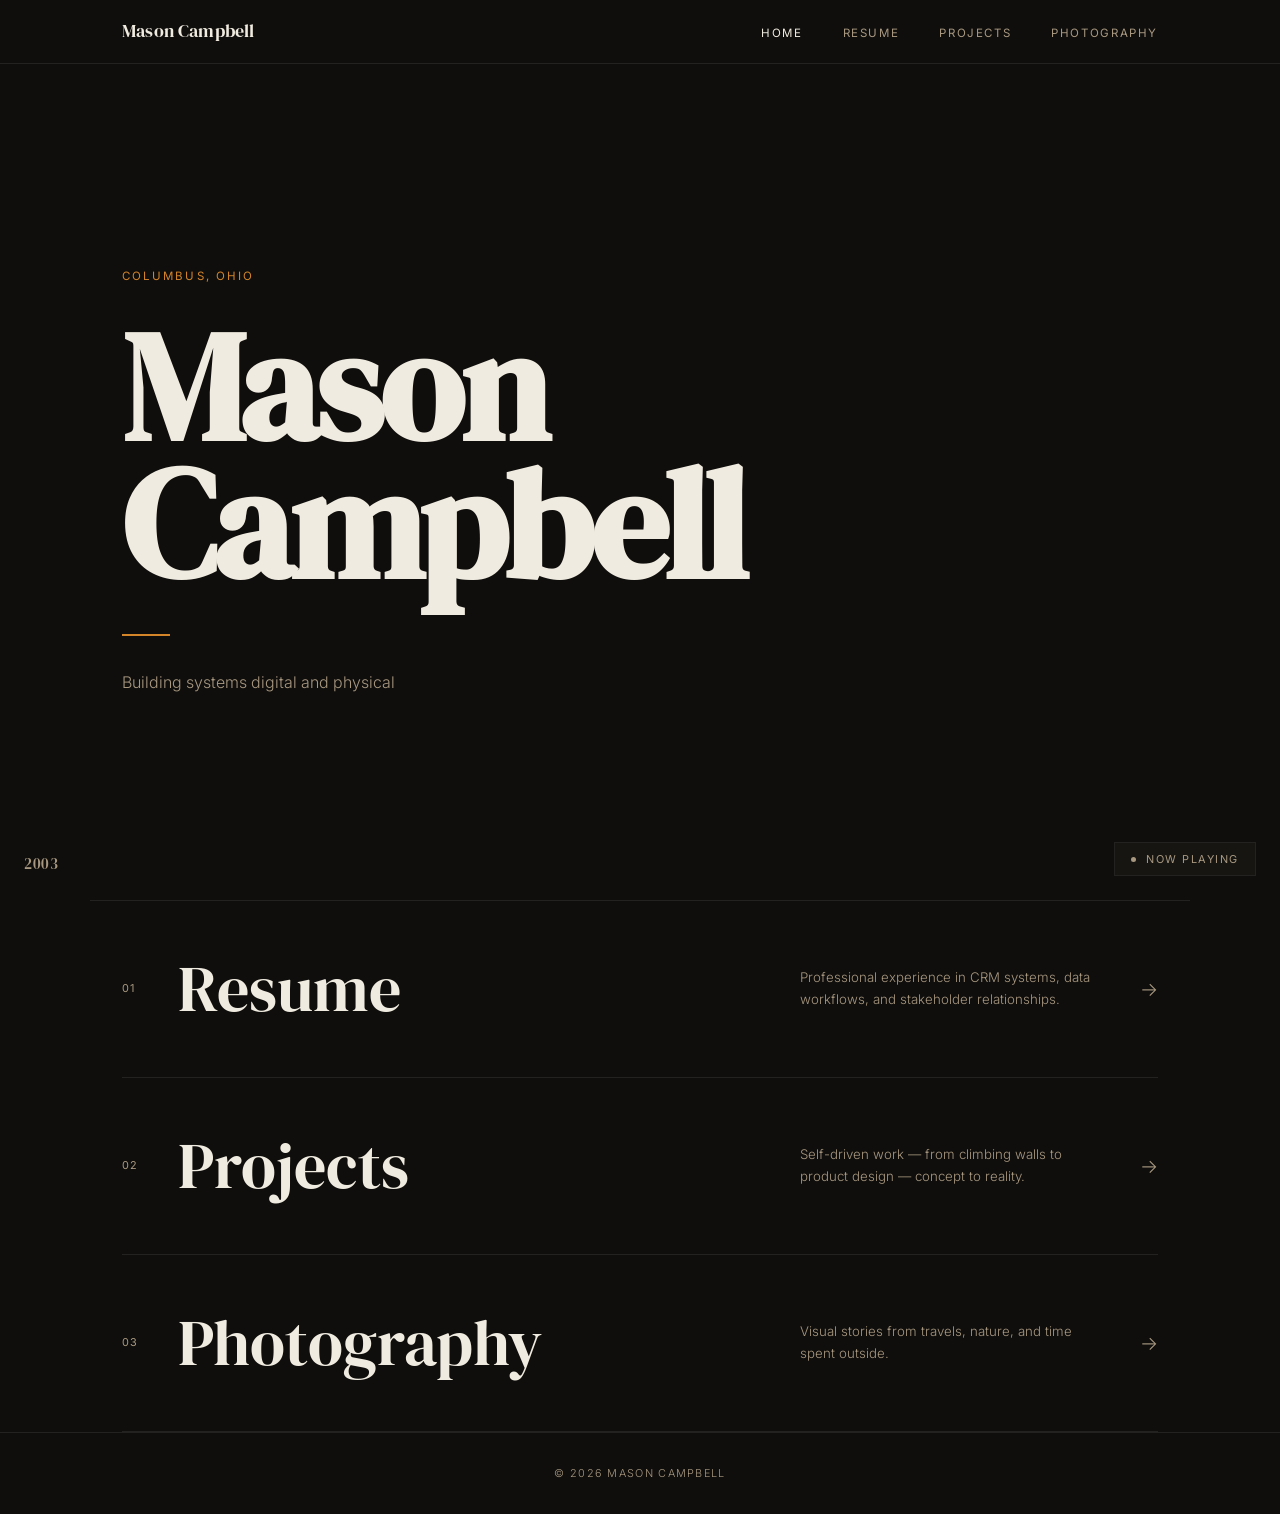
<file: index.html>
<!DOCTYPE html>
<html lang="en">
<head>
    <meta charset="UTF-8">
    <meta name="viewport" content="width=device-width, initial-scale=1.0">
    <title>Mason Campbell</title>
    <link rel="stylesheet" href="styles.css">
</head>
<body>

    <nav class="navbar">
        <div class="nav-container">
            <a href="index.html" class="nav-logo">Mason Campbell</a>
            <ul class="nav-menu">
                <li><a href="index.html" class="nav-link active">Home</a></li>
                <li><a href="resume.html" class="nav-link">Resume</a></li>
                <li><a href="projects.html" class="nav-link">Projects</a></li>
                <li><a href="photography.html" class="nav-link">Photography</a></li>
            </ul>
        </div>
    </nav>

    <section class="hero">
        <p class="hero-eyebrow">Columbus, Ohio</p>
        <h1 class="hero-name">Mason<br>Campbell</h1>
        <hr class="hero-rule">
        <p class="hero-tagline">Building systems digital and physical</p>
    </section>

    <div class="section-list">
        <a href="resume.html" class="section-row">
            <span class="section-number">01</span>
            <span class="section-title">Resume</span>
            <span class="section-desc">Professional experience in CRM systems, data workflows, and stakeholder relationships.</span>
            <span class="section-arrow">→</span>
        </a>
        <a href="projects.html" class="section-row">
            <span class="section-number">02</span>
            <span class="section-title">Projects</span>
            <span class="section-desc">Self-driven work — from climbing walls to product design — concept to reality.</span>
            <span class="section-arrow">→</span>
        </a>
        <a href="photography.html" class="section-row">
            <span class="section-number">03</span>
            <span class="section-title">Photography</span>
            <span class="section-desc">Visual stories from travels, nature, and time spent outside.</span>
            <span class="section-arrow">→</span>
        </a>
    </div>

    <footer class="footer">
        <p>&copy; 2026 Mason Campbell</p>
    </footer>

    <a href="values.html" class="year-link">2003</a>

    <!-- Spotify Widget -->
    <div class="spotify-widget">
        <button class="spotify-toggle" onclick="toggleSpotify()" aria-label="Toggle music player">
            <span class="spotify-dot"></span>
            <span>Now Playing</span>
        </button>
        <div class="spotify-embed" id="spotifyEmbed">
            <iframe
                src="https://open.spotify.com/embed/playlist/1gNgru36DnhHGredw99iIs?utm_source=generator&theme=0"
                width="300"
                height="80"
                frameborder="0"
                allowfullscreen=""
                allow="autoplay; clipboard-write; encrypted-media; fullscreen; picture-in-picture"
                loading="lazy">
            </iframe>
        </div>
    </div>

    <script>
        function toggleSpotify() {
            const btn = document.querySelector('.spotify-toggle');
            const embed = document.getElementById('spotifyEmbed');
            embed.classList.toggle('open');
            btn.classList.toggle('playing');
        }
    </script>

</body>
</html>
</file>
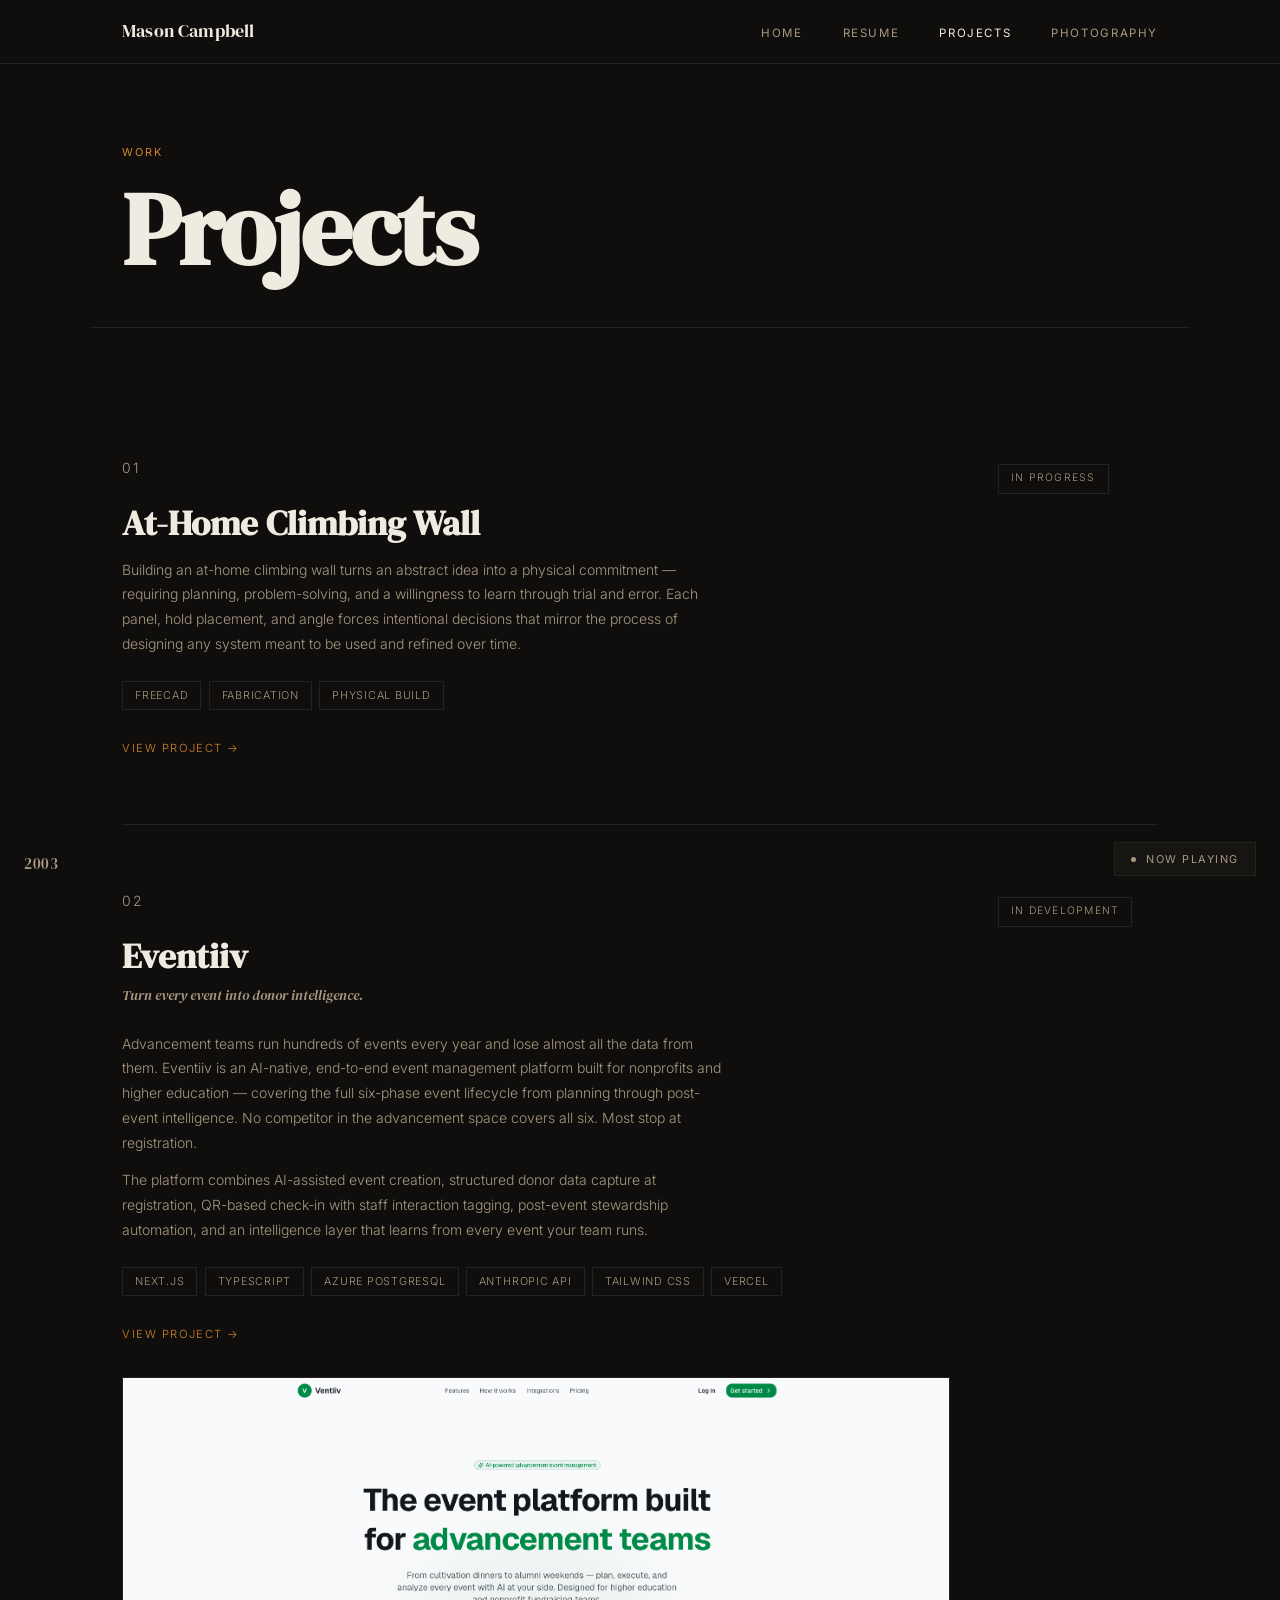
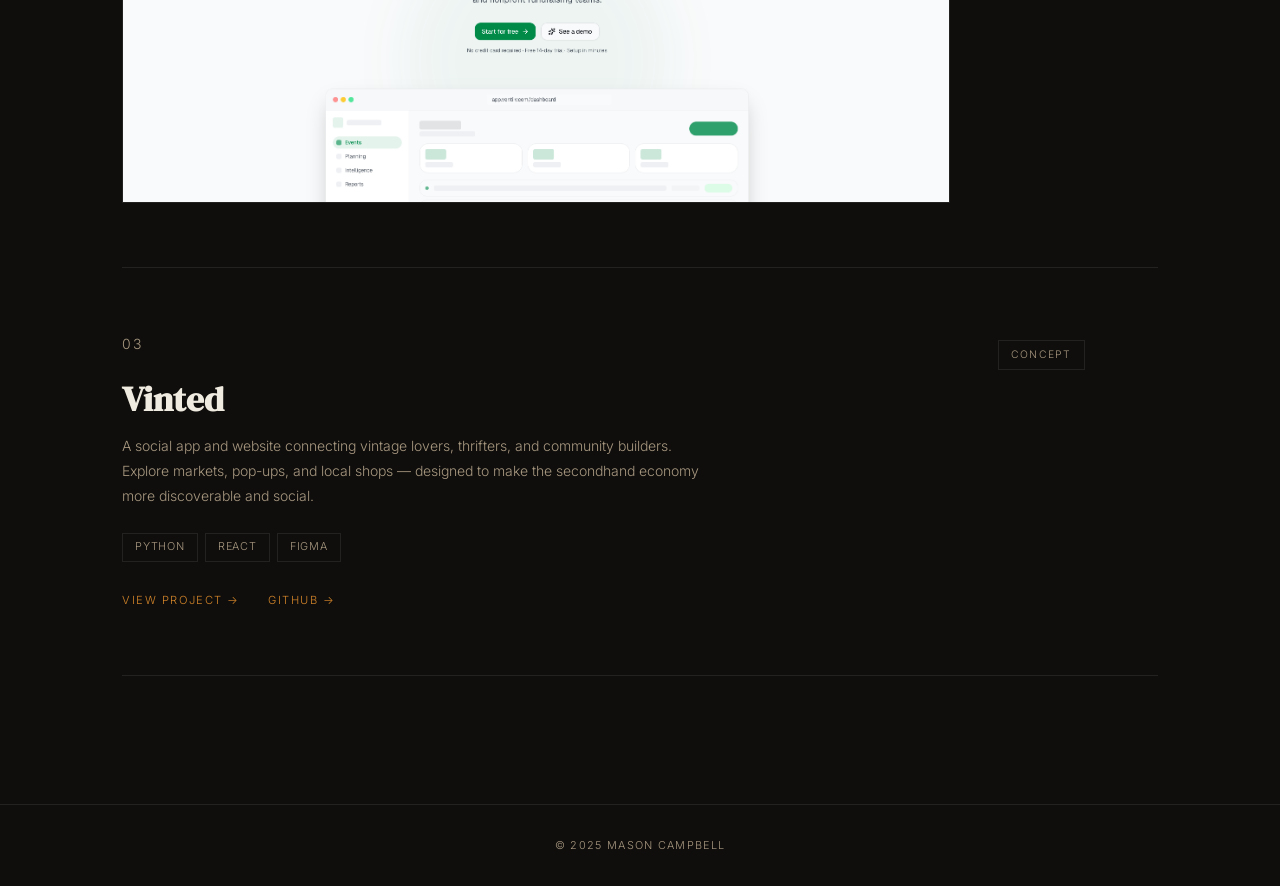
<file: projects.html>
<!DOCTYPE html>
<html lang="en">
<head>
    <meta charset="UTF-8">
    <meta name="viewport" content="width=device-width, initial-scale=1.0">
    <title>Mason Campbell — Projects</title>
    <link rel="stylesheet" href="styles.css">
</head>
<body>

    <nav class="navbar">
        <div class="nav-container">
            <a href="index.html" class="nav-logo">Mason Campbell</a>
            <ul class="nav-menu">
                <li><a href="index.html" class="nav-link">Home</a></li>
                <li><a href="resume.html" class="nav-link">Resume</a></li>
                <li><a href="projects.html" class="nav-link active">Projects</a></li>
                <li><a href="photography.html" class="nav-link">Photography</a></li>
            </ul>
        </div>
    </nav>

    <div class="page-header">
        <p class="page-eyebrow">Work</p>
        <h1 class="page-title">Projects</h1>
    </div>

    <div class="page-body">
        <div class="projects-list">

            <div class="project-item">
                <div>
                    <p class="project-num">01</p>
                    <h3>At-Home Climbing Wall</h3>
                    <p>Building an at-home climbing wall turns an abstract idea into a physical commitment — requiring planning, problem-solving, and a willingness to learn through trial and error. Each panel, hold placement, and angle forces intentional decisions that mirror the process of designing any system meant to be used and refined over time.</p>
                    <div class="project-tags">
                        <span class="project-tag">FreeCAD</span>
                        <span class="project-tag">Fabrication</span>
                        <span class="project-tag">Physical Build</span>
                    </div>
                    <a href="#" class="project-link-btn">View Project →</a>
                </div>
                <div>
                    <span class="project-status">In Progress</span>
                </div>
            </div>

            <div class="project-item">
                <div>
                    <p class="project-num">02</p>
                    <h3>Eventiiv</h3>
                    <p class="project-tagline">Turn every event into donor intelligence.</p>
                    <p>Advancement teams run hundreds of events every year and lose almost all the data from them. Eventiiv is an AI-native, end-to-end event management platform built for nonprofits and higher education — covering the full six-phase event lifecycle from planning through post-event intelligence. No competitor in the advancement space covers all six. Most stop at registration.</p>
                    <p style="margin-top: -0.75rem;">The platform combines AI-assisted event creation, structured donor data capture at registration, QR-based check-in with staff interaction tagging, post-event stewardship automation, and an intelligence layer that learns from every event your team runs.</p>
                    <div class="project-tags">
                        <span class="project-tag">Next.js</span>
                        <span class="project-tag">TypeScript</span>
                        <span class="project-tag">Azure PostgreSQL</span>
                        <span class="project-tag">Anthropic API</span>
                        <span class="project-tag">Tailwind CSS</span>
                        <span class="project-tag">Vercel</span>
                    </div>
                    <a href="#" class="project-link-btn">View Project →</a>
                    <img src="images/eventiiv-screenshot.png" alt="Eventiiv screenshot" class="project-image">
                </div>
                <div>
                    <span class="project-status">In Development</span>
                </div>
            </div>

            <div class="project-item">
                <div>
                    <p class="project-num">03</p>
                    <h3>Vinted</h3>
                    <p>A social app and website connecting vintage lovers, thrifters, and community builders. Explore markets, pop-ups, and local shops — designed to make the secondhand economy more discoverable and social.</p>
                    <div class="project-tags">
                        <span class="project-tag">Python</span>
                        <span class="project-tag">React</span>
                        <span class="project-tag">Figma</span>
                    </div>
                    <a href="#" class="project-link-btn">View Project →</a>
                    <a href="#" class="project-link-btn">GitHub →</a>
                </div>
                <div>
                    <span class="project-status">Concept</span>
                </div>
            </div>

        </div>
    </div>

    <footer class="footer">
        <p>&copy; 2025 Mason Campbell</p>
    </footer>

    <a href="values.html" class="year-link">2003</a>

    <!-- Spotify Widget -->
    <div class="spotify-widget">
        <button class="spotify-toggle" onclick="toggleSpotify()" aria-label="Toggle music player">
            <span class="spotify-dot"></span>
            <span>Now Playing</span>
        </button>
        <div class="spotify-embed" id="spotifyEmbed">
            <iframe
                src="https://open.spotify.com/embed/playlist/1gNgru36DnhHGredw99iIs?utm_source=generator&theme=0"
                width="300"
                height="80"
                frameborder="0"
                allowfullscreen=""
                allow="autoplay; clipboard-write; encrypted-media; fullscreen; picture-in-picture"
                loading="lazy">
            </iframe>
        </div>
    </div>

    <script>
        function toggleSpotify() {
            const btn = document.querySelector('.spotify-toggle');
            const embed = document.getElementById('spotifyEmbed');
            embed.classList.toggle('open');
            btn.classList.toggle('playing');
        }
    </script>

</body>
</html>
</file>
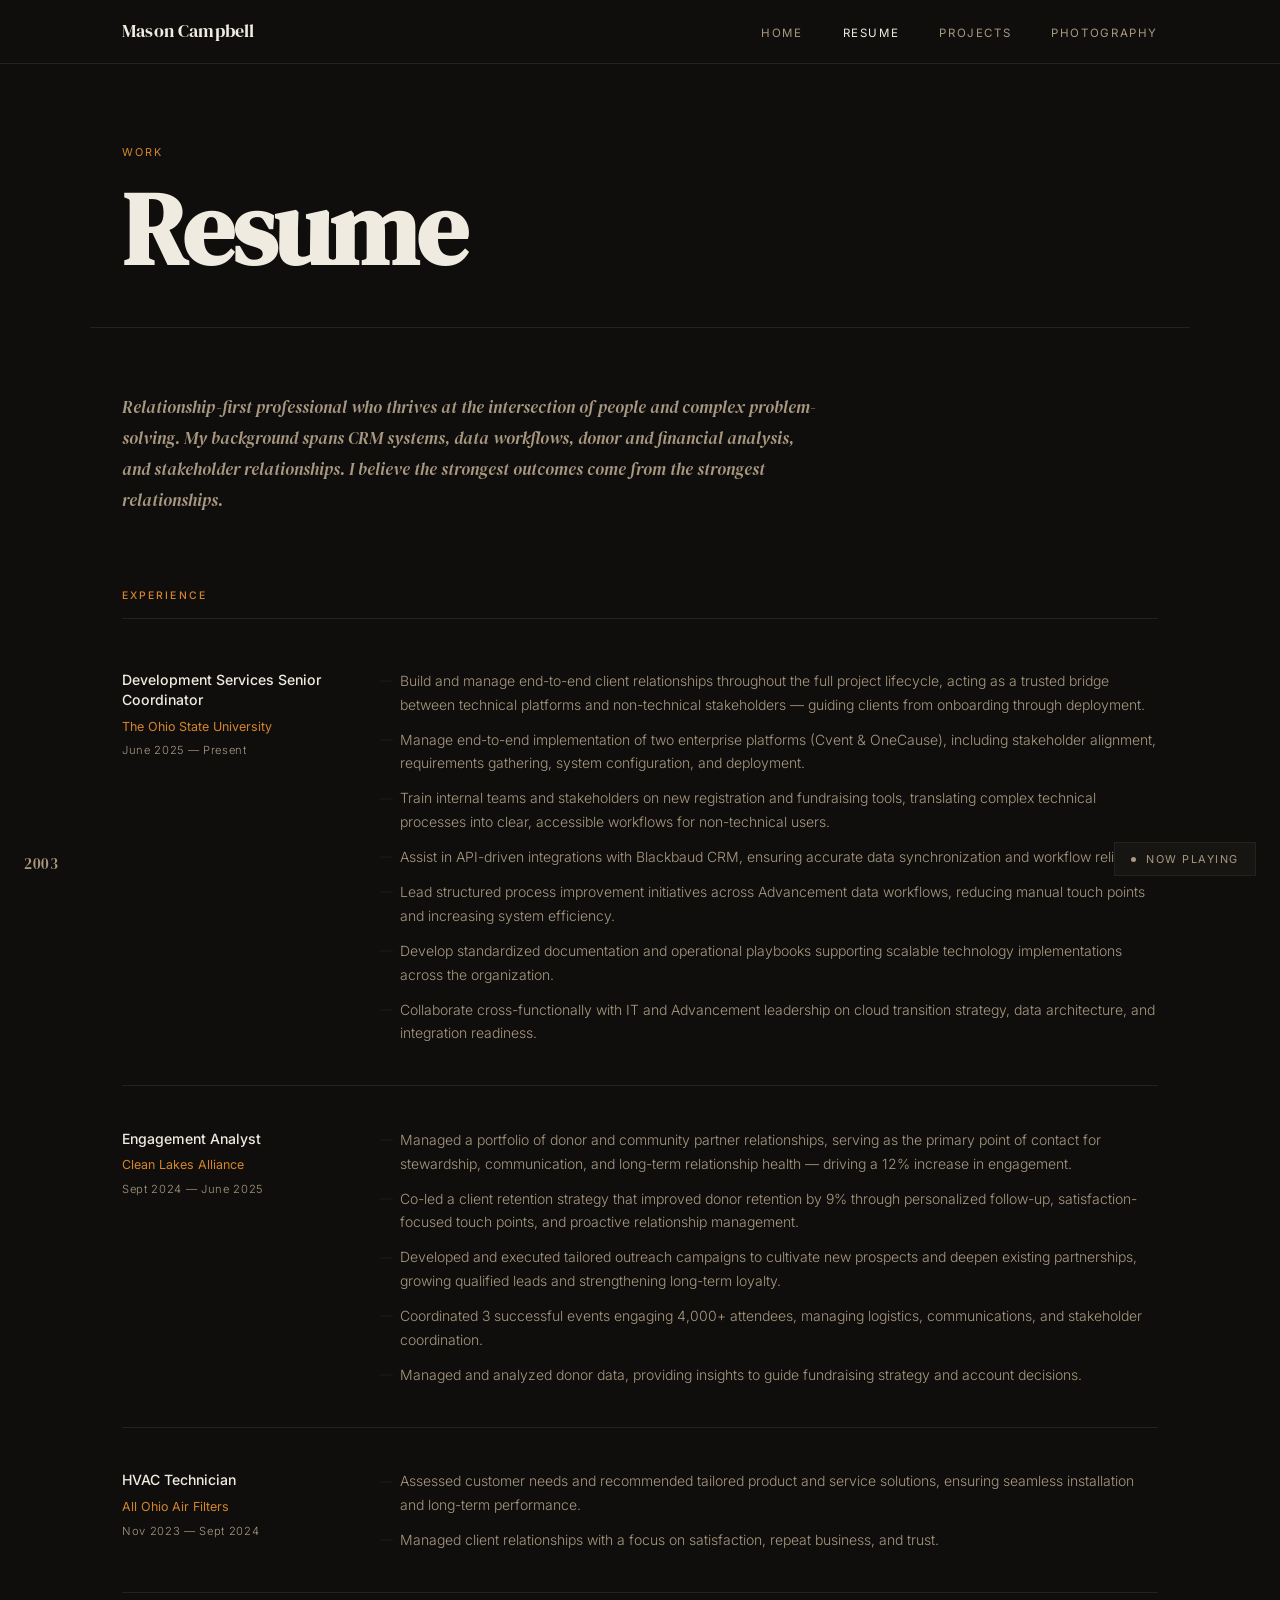
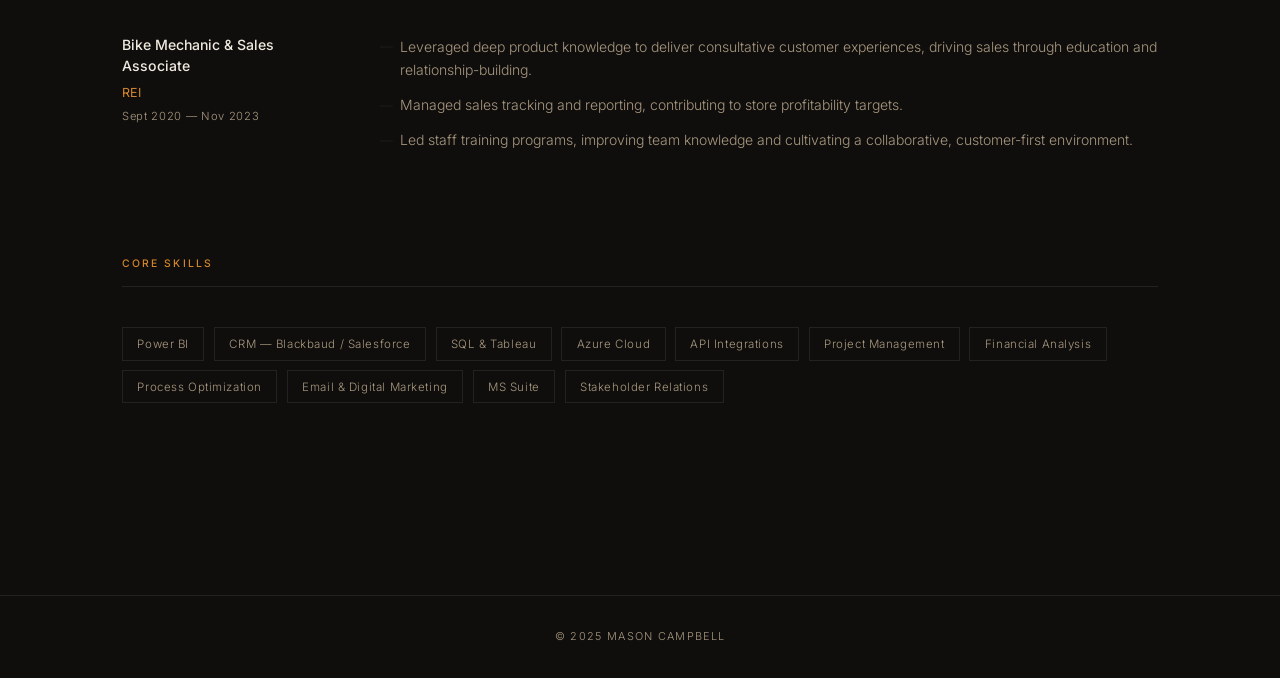
<file: resume.html>
<!DOCTYPE html>
<html lang="en">
<head>
    <meta charset="UTF-8">
    <meta name="viewport" content="width=device-width, initial-scale=1.0">
    <title>Mason Campbell — Resume</title>
    <link rel="stylesheet" href="styles.css">
</head>
<body>

    <nav class="navbar">
        <div class="nav-container">
            <a href="index.html" class="nav-logo">Mason Campbell</a>
            <ul class="nav-menu">
                <li><a href="index.html" class="nav-link">Home</a></li>
                <li><a href="resume.html" class="nav-link active">Resume</a></li>
                <li><a href="projects.html" class="nav-link">Projects</a></li>
                <li><a href="photography.html" class="nav-link">Photography</a></li>
            </ul>
        </div>
    </nav>

    <div class="page-header">
        <p class="page-eyebrow">Work</p>
        <h1 class="page-title">Resume</h1>
    </div>

    <div class="page-body">

        <p class="resume-summary">
            Relationship-first professional who thrives at the intersection of people and complex problem-solving. My background spans CRM systems, data workflows, donor and financial analysis, and stakeholder relationships. I believe the strongest outcomes come from the strongest relationships.
        </p>

        <!-- Experience -->
        <div class="resume-block">
            <p class="resume-block-label">Experience</p>

            <div class="resume-item">
                <div class="resume-meta">
                    <h3>Development Services Senior Coordinator</h3>
                    <p class="resume-company">The Ohio State University</p>
                    <p class="resume-dates">June 2025 — Present</p>
                </div>
                <ul class="resume-bullets">
                    <li>Build and manage end-to-end client relationships throughout the full project lifecycle, acting as a trusted bridge between technical platforms and non-technical stakeholders — guiding clients from onboarding through deployment.</li>
                    <li>Manage end-to-end implementation of two enterprise platforms (Cvent & OneCause), including stakeholder alignment, requirements gathering, system configuration, and deployment.</li>
                    <li>Train internal teams and stakeholders on new registration and fundraising tools, translating complex technical processes into clear, accessible workflows for non-technical users.</li>
                    <li>Assist in API-driven integrations with Blackbaud CRM, ensuring accurate data synchronization and workflow reliability.</li>
                    <li>Lead structured process improvement initiatives across Advancement data workflows, reducing manual touch points and increasing system efficiency.</li>
                    <li>Develop standardized documentation and operational playbooks supporting scalable technology implementations across the organization.</li>
                    <li>Collaborate cross-functionally with IT and Advancement leadership on cloud transition strategy, data architecture, and integration readiness.</li>
                </ul>
            </div>

            <div class="resume-item">
                <div class="resume-meta">
                    <h3>Engagement Analyst</h3>
                    <p class="resume-company">Clean Lakes Alliance</p>
                    <p class="resume-dates">Sept 2024 — June 2025</p>
                </div>
                <ul class="resume-bullets">
                    <li>Managed a portfolio of donor and community partner relationships, serving as the primary point of contact for stewardship, communication, and long-term relationship health — driving a 12% increase in engagement.</li>
                    <li>Co-led a client retention strategy that improved donor retention by 9% through personalized follow-up, satisfaction-focused touch points, and proactive relationship management.</li>
                    <li>Developed and executed tailored outreach campaigns to cultivate new prospects and deepen existing partnerships, growing qualified leads and strengthening long-term loyalty.</li>
                    <li>Coordinated 3 successful events engaging 4,000+ attendees, managing logistics, communications, and stakeholder coordination.</li>
                    <li>Managed and analyzed donor data, providing insights to guide fundraising strategy and account decisions.</li>
                </ul>
            </div>

            <div class="resume-item">
                <div class="resume-meta">
                    <h3>HVAC Technician</h3>
                    <p class="resume-company">All Ohio Air Filters</p>
                    <p class="resume-dates">Nov 2023 — Sept 2024</p>
                </div>
                <ul class="resume-bullets">
                    <li>Assessed customer needs and recommended tailored product and service solutions, ensuring seamless installation and long-term performance.</li>
                    <li>Managed client relationships with a focus on satisfaction, repeat business, and trust.</li>
                </ul>
            </div>

            <div class="resume-item">
                <div class="resume-meta">
                    <h3>Bike Mechanic &amp; Sales Associate</h3>
                    <p class="resume-company">REI</p>
                    <p class="resume-dates">Sept 2020 — Nov 2023</p>
                </div>
                <ul class="resume-bullets">
                    <li>Leveraged deep product knowledge to deliver consultative customer experiences, driving sales through education and relationship-building.</li>
                    <li>Managed sales tracking and reporting, contributing to store profitability targets.</li>
                    <li>Led staff training programs, improving team knowledge and cultivating a collaborative, customer-first environment.</li>
                </ul>
            </div>
        </div>

        <!-- Skills -->
        <div class="resume-block">
            <p class="resume-block-label">Core Skills</p>
            <div class="skills-wrap">
                <span class="skill-tag">Power BI</span>
                <span class="skill-tag">CRM — Blackbaud / Salesforce</span>
                <span class="skill-tag">SQL &amp; Tableau</span>
                <span class="skill-tag">Azure Cloud</span>
                <span class="skill-tag">API Integrations</span>
                <span class="skill-tag">Project Management</span>
                <span class="skill-tag">Financial Analysis</span>
                <span class="skill-tag">Process Optimization</span>
                <span class="skill-tag">Email &amp; Digital Marketing</span>
                <span class="skill-tag">MS Suite</span>
                <span class="skill-tag">Stakeholder Relations</span>
            </div>
        </div>

    </div>

    <footer class="footer">
        <p>&copy; 2025 Mason Campbell</p>
    </footer>

    <a href="values.html" class="year-link">2003</a>

    <!-- Spotify Widget -->
    <div class="spotify-widget">
        <button class="spotify-toggle" onclick="toggleSpotify()" aria-label="Toggle music player">
            <span class="spotify-dot"></span>
            <span>Now Playing</span>
        </button>
        <div class="spotify-embed" id="spotifyEmbed">
            <iframe
                src="https://open.spotify.com/embed/playlist/1gNgru36DnhHGredw99iIs?utm_source=generator&theme=0"
                width="300"
                height="80"
                frameborder="0"
                allowfullscreen=""
                allow="autoplay; clipboard-write; encrypted-media; fullscreen; picture-in-picture"
                loading="lazy">
            </iframe>
        </div>
    </div>

    <script>
        function toggleSpotify() {
            const btn = document.querySelector('.spotify-toggle');
            const embed = document.getElementById('spotifyEmbed');
            embed.classList.toggle('open');
            btn.classList.toggle('playing');
        }
    </script>

</body>
</html>
</file>
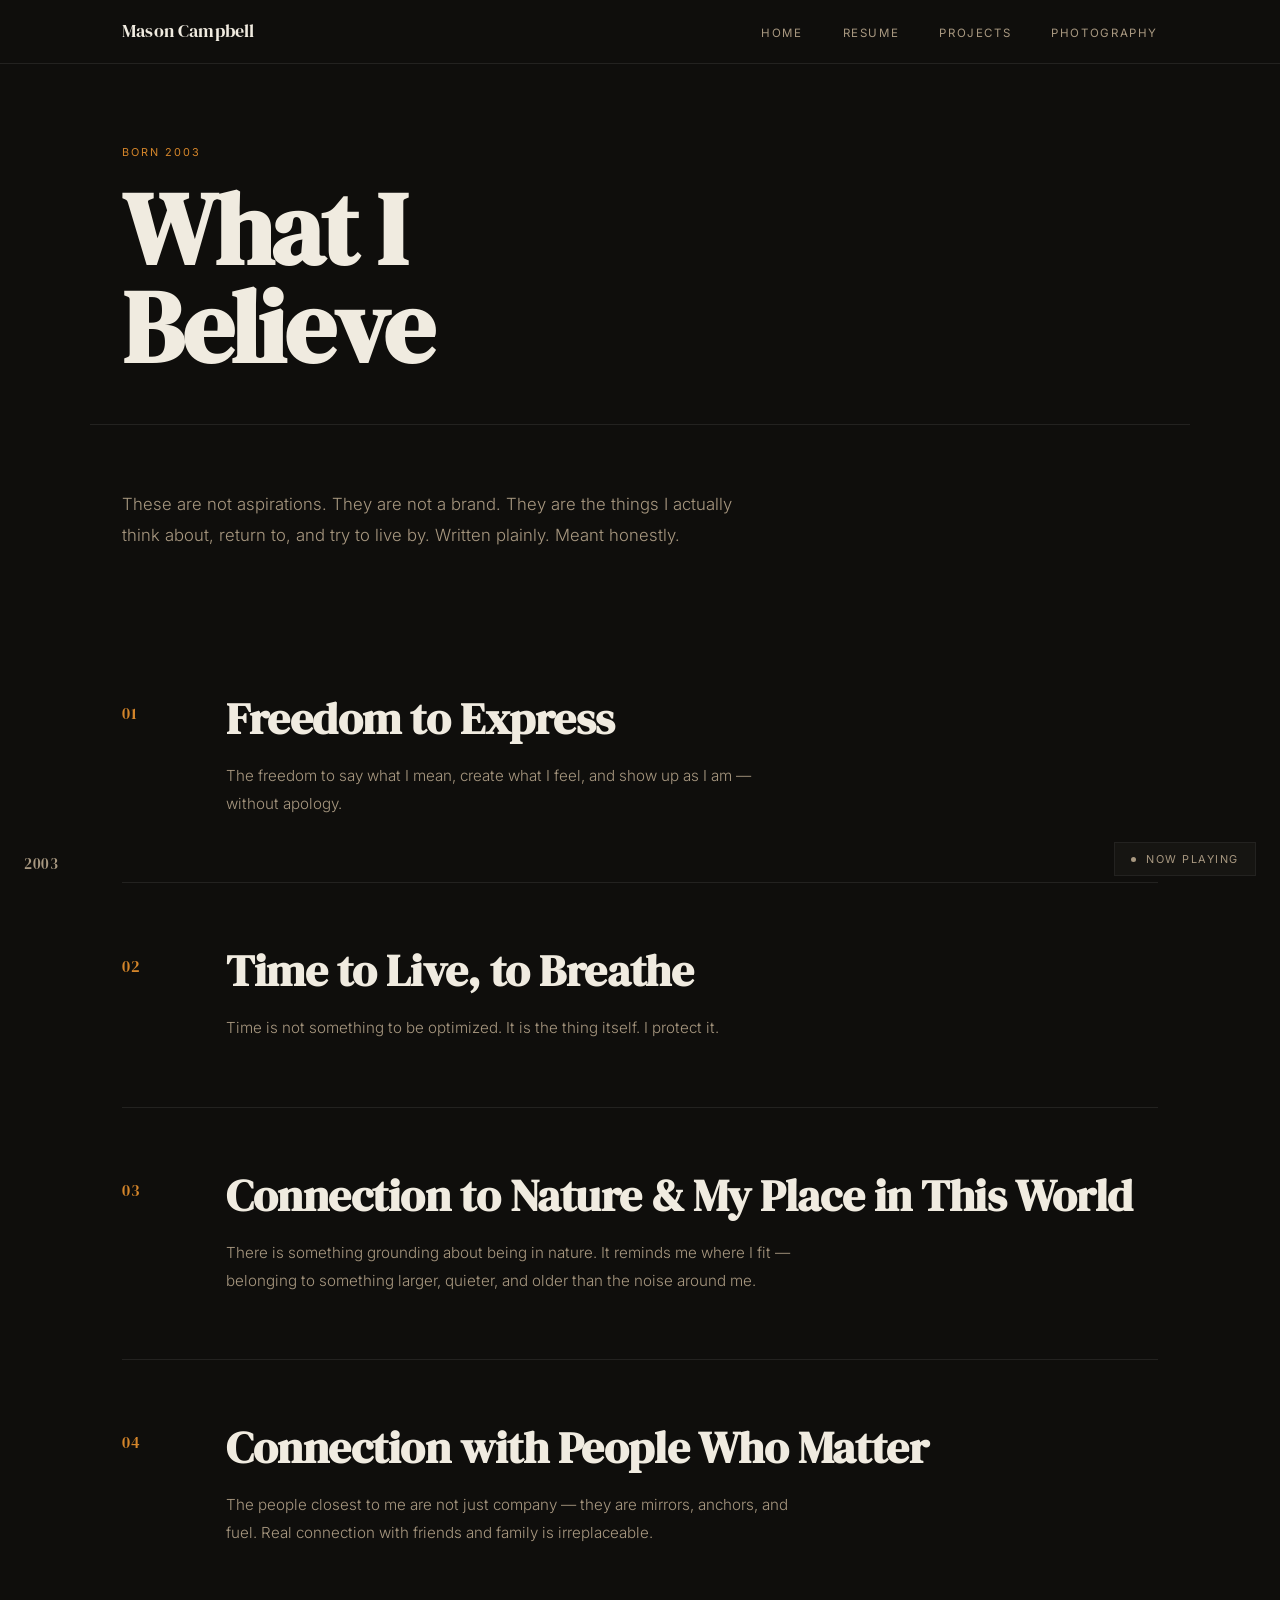
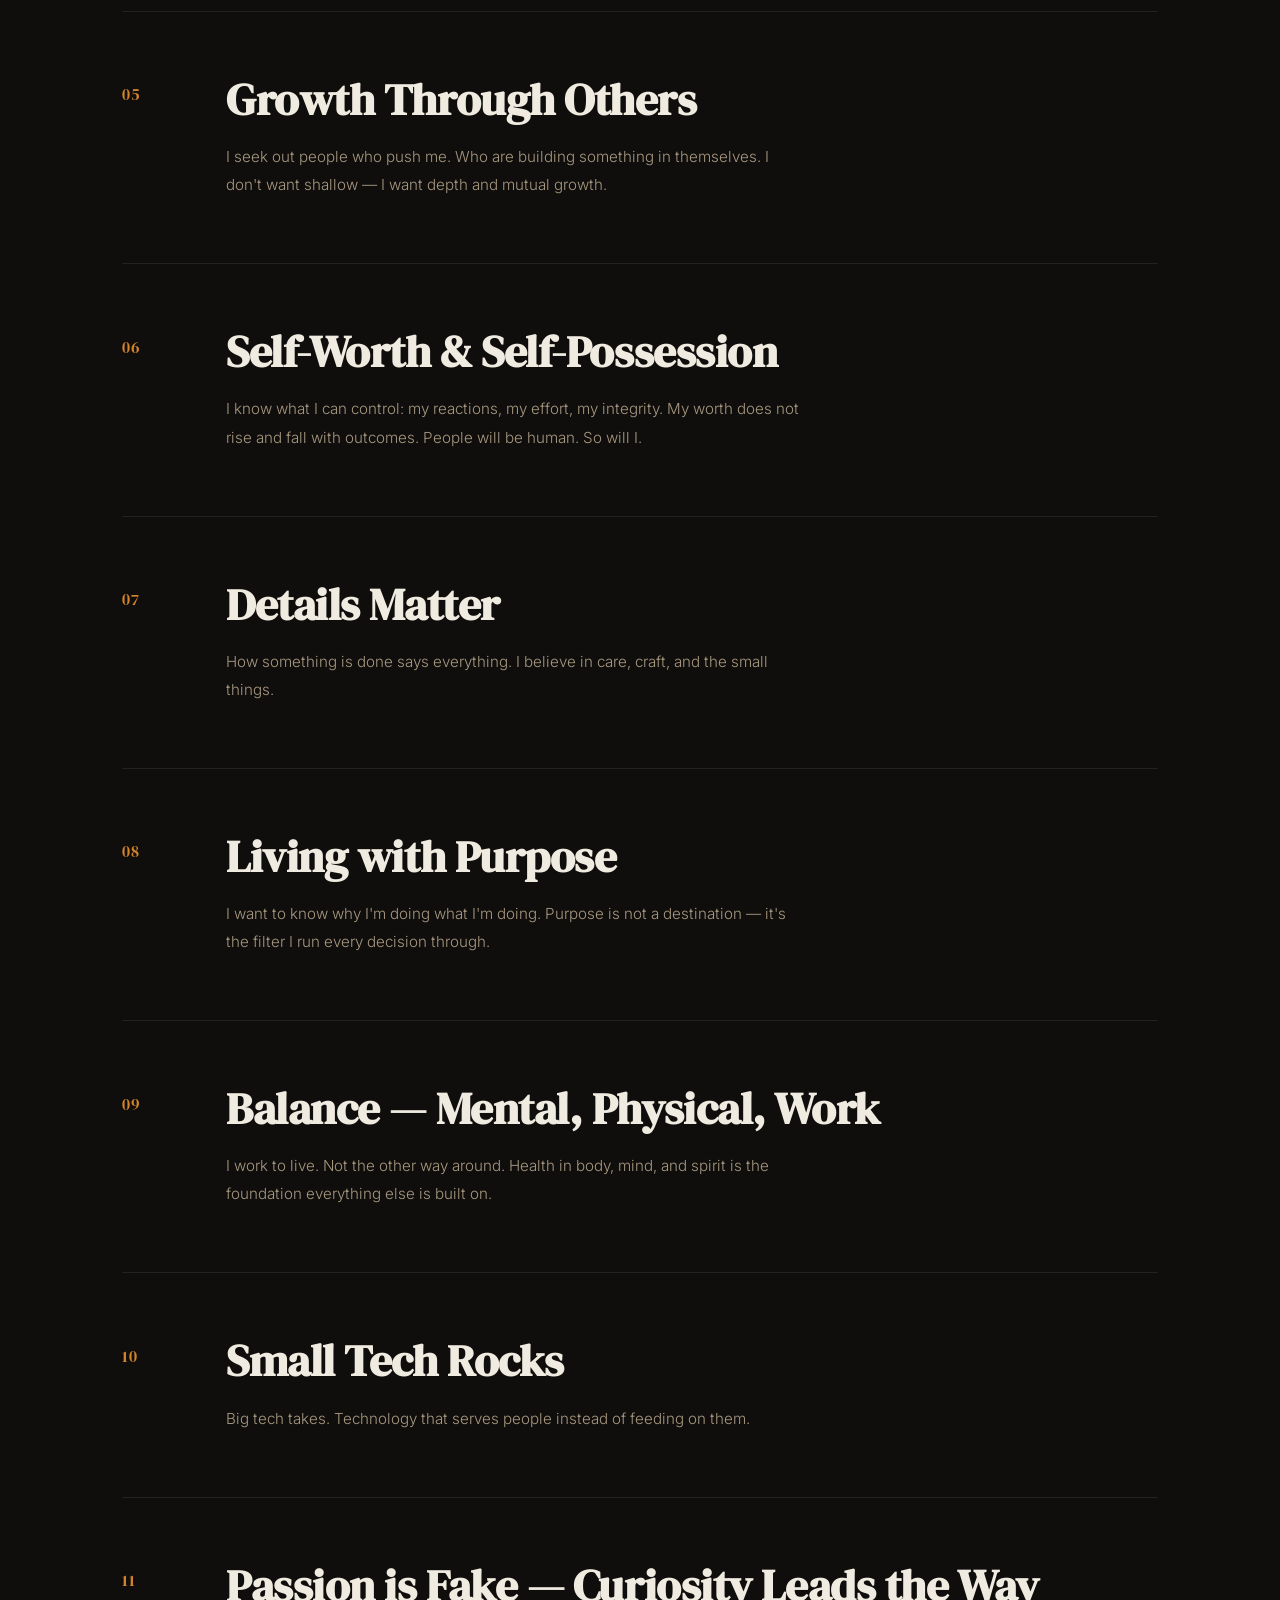
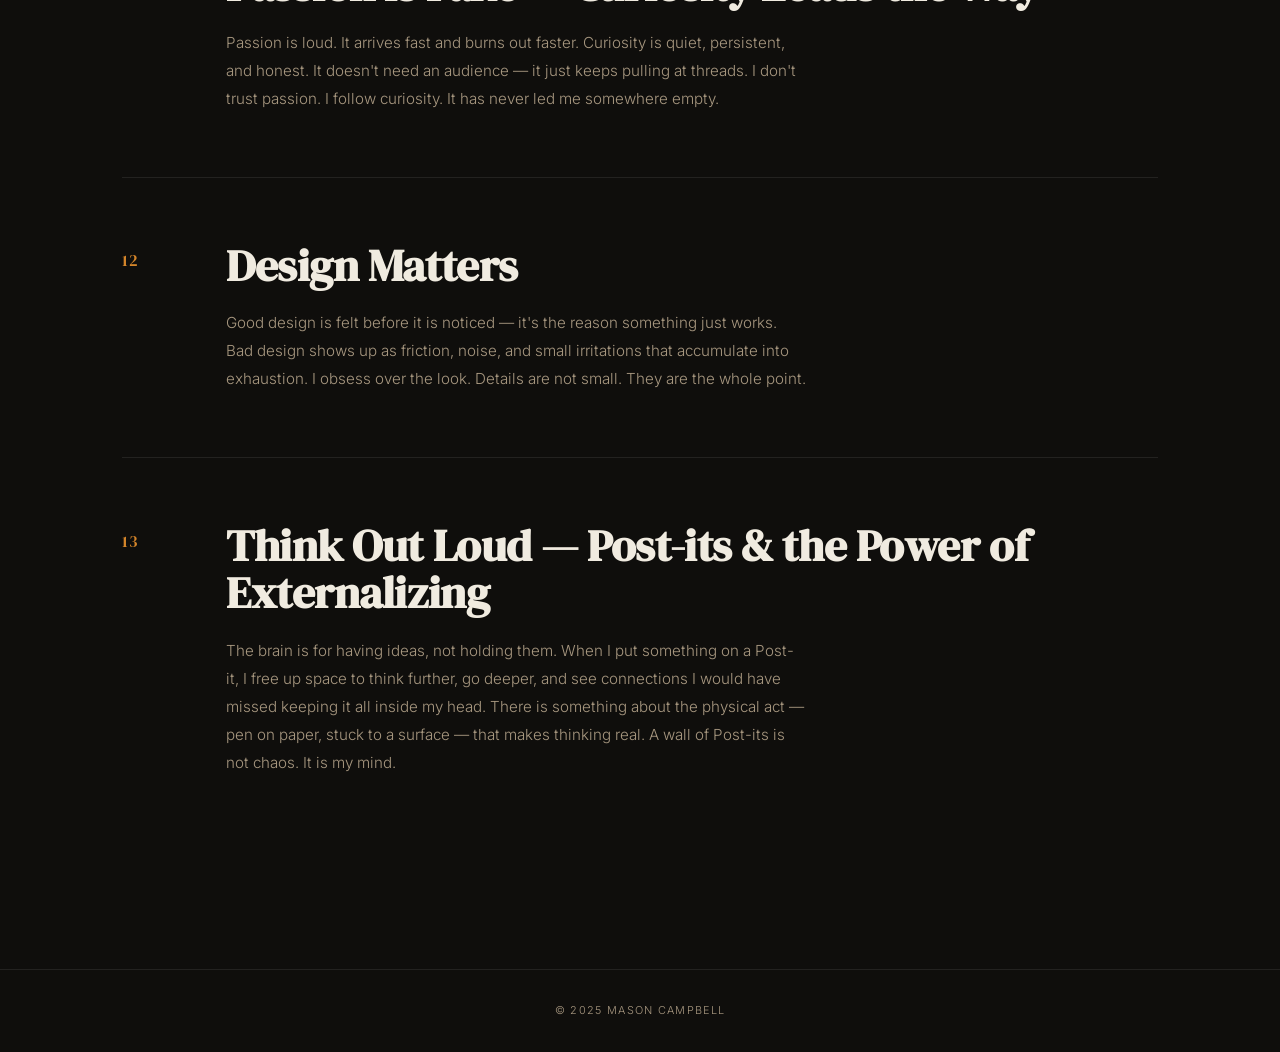
<file: values.html>
<!DOCTYPE html>
<html lang="en">
<head>
    <meta charset="UTF-8">
    <meta name="viewport" content="width=device-width, initial-scale=1.0">
    <title>Mason Campbell — Values</title>
    <link rel="stylesheet" href="styles.css">
</head>
<body>

    <nav class="navbar">
        <div class="nav-container">
            <a href="index.html" class="nav-logo">Mason Campbell</a>
            <ul class="nav-menu">
                <li><a href="index.html" class="nav-link">Home</a></li>
                <li><a href="resume.html" class="nav-link">Resume</a></li>
                <li><a href="projects.html" class="nav-link">Projects</a></li>
                <li><a href="photography.html" class="nav-link">Photography</a></li>
            </ul>
        </div>
    </nav>

    <div class="page-header">
        <p class="page-eyebrow">Born 2003</p>
        <h1 class="page-title">What I<br>Believe</h1>
    </div>

    <div class="page-body">

        <p class="values-intro">
            These are not aspirations. They are not a brand. They are the things I actually think about, return to, and try to live by. Written plainly. Meant honestly.
        </p>

        <div class="values-list">

            <div class="value-item">
                <span class="value-number">01</span>
                <div class="value-content">
                    <h2>Freedom to Express</h2>
                    <p>The freedom to say what I mean, create what I feel, and show up as I am — without apology.</p>
                </div>
            </div>

            <div class="value-item">
                <span class="value-number">02</span>
                <div class="value-content">
                    <h2>Time to Live, to Breathe</h2>
                    <p>Time is not something to be optimized. It is the thing itself. I protect it.</p>
                </div>
            </div>

            <div class="value-item">
                <span class="value-number">03</span>
                <div class="value-content">
                    <h2>Connection to Nature &amp; My Place in This World</h2>
                    <p>There is something grounding about being in nature. It reminds me where I fit — belonging to something larger, quieter, and older than the noise around me.</p>
                </div>
            </div>

            <div class="value-item">
                <span class="value-number">04</span>
                <div class="value-content">
                    <h2>Connection with People Who Matter</h2>
                    <p>The people closest to me are not just company — they are mirrors, anchors, and fuel. Real connection with friends and family is irreplaceable.</p>
                </div>
            </div>

            <div class="value-item">
                <span class="value-number">05</span>
                <div class="value-content">
                    <h2>Growth Through Others</h2>
                    <p>I seek out people who push me. Who are building something in themselves. I don't want shallow — I want depth and mutual growth.</p>
                </div>
            </div>

            <div class="value-item">
                <span class="value-number">06</span>
                <div class="value-content">
                    <h2>Self-Worth &amp; Self-Possession</h2>
                    <p>I know what I can control: my reactions, my effort, my integrity. My worth does not rise and fall with outcomes. People will be human. So will I.</p>
                </div>
            </div>

            <div class="value-item">
                <span class="value-number">07</span>
                <div class="value-content">
                    <h2>Details Matter</h2>
                    <p>How something is done says everything. I believe in care, craft, and the small things.</p>
                </div>
            </div>

            <div class="value-item">
                <span class="value-number">08</span>
                <div class="value-content">
                    <h2>Living with Purpose</h2>
                    <p>I want to know why I'm doing what I'm doing. Purpose is not a destination — it's the filter I run every decision through.</p>
                </div>
            </div>

            <div class="value-item">
                <span class="value-number">09</span>
                <div class="value-content">
                    <h2>Balance — Mental, Physical, Work</h2>
                    <p>I work to live. Not the other way around. Health in body, mind, and spirit is the foundation everything else is built on.</p>
                </div>
            </div>

            <div class="value-item">
                <span class="value-number">10</span>
                <div class="value-content">
                    <h2>Small Tech Rocks</h2>
                    <p>Big tech takes. Technology that serves people instead of feeding on them.</p>
                </div>
            </div>

            <div class="value-item">
                <span class="value-number">11</span>
                <div class="value-content">
                    <h2>Passion is Fake — Curiosity Leads the Way</h2>
                    <p>Passion is loud. It arrives fast and burns out faster. Curiosity is quiet, persistent, and honest. It doesn't need an audience — it just keeps pulling at threads. I don't trust passion. I follow curiosity. It has never led me somewhere empty.</p>
                </div>
            </div>

            <div class="value-item">
                <span class="value-number">12</span>
                <div class="value-content">
                    <h2>Design Matters</h2>
                    <p>Good design is felt before it is noticed — it's the reason something just works. Bad design shows up as friction, noise, and small irritations that accumulate into exhaustion. I obsess over the look. Details are not small. They are the whole point.</p>
                </div>
            </div>

            <div class="value-item">
                <span class="value-number">13</span>
                <div class="value-content">
                    <h2>Think Out Loud — Post-its &amp; the Power of Externalizing</h2>
                    <p>The brain is for having ideas, not holding them. When I put something on a Post-it, I free up space to think further, go deeper, and see connections I would have missed keeping it all inside my head. There is something about the physical act — pen on paper, stuck to a surface — that makes thinking real. A wall of Post-its is not chaos. It is my mind.</p>
                </div>
            </div>

        </div>
    </div>

    <footer class="footer">
        <p>&copy; 2025 Mason Campbell</p>
    </footer>

    <a href="values.html" class="year-link">2003</a>

    <!-- Spotify Widget -->
    <div class="spotify-widget">
        <button class="spotify-toggle" onclick="toggleSpotify()" aria-label="Toggle music player">
            <span class="spotify-dot"></span>
            <span>Now Playing</span>
        </button>
        <div class="spotify-embed" id="spotifyEmbed">
            <iframe
                src="https://open.spotify.com/embed/playlist/1gNgru36DnhHGredw99iIs?utm_source=generator&theme=0"
                width="300"
                height="80"
                frameborder="0"
                allowfullscreen=""
                allow="autoplay; clipboard-write; encrypted-media; fullscreen; picture-in-picture"
                loading="lazy">
            </iframe>
        </div>
    </div>

    <script>
        function toggleSpotify() {
            const btn = document.querySelector('.spotify-toggle');
            const embed = document.getElementById('spotifyEmbed');
            embed.classList.toggle('open');
            btn.classList.toggle('playing');
        }
    </script>

</body>
</html>
</file>
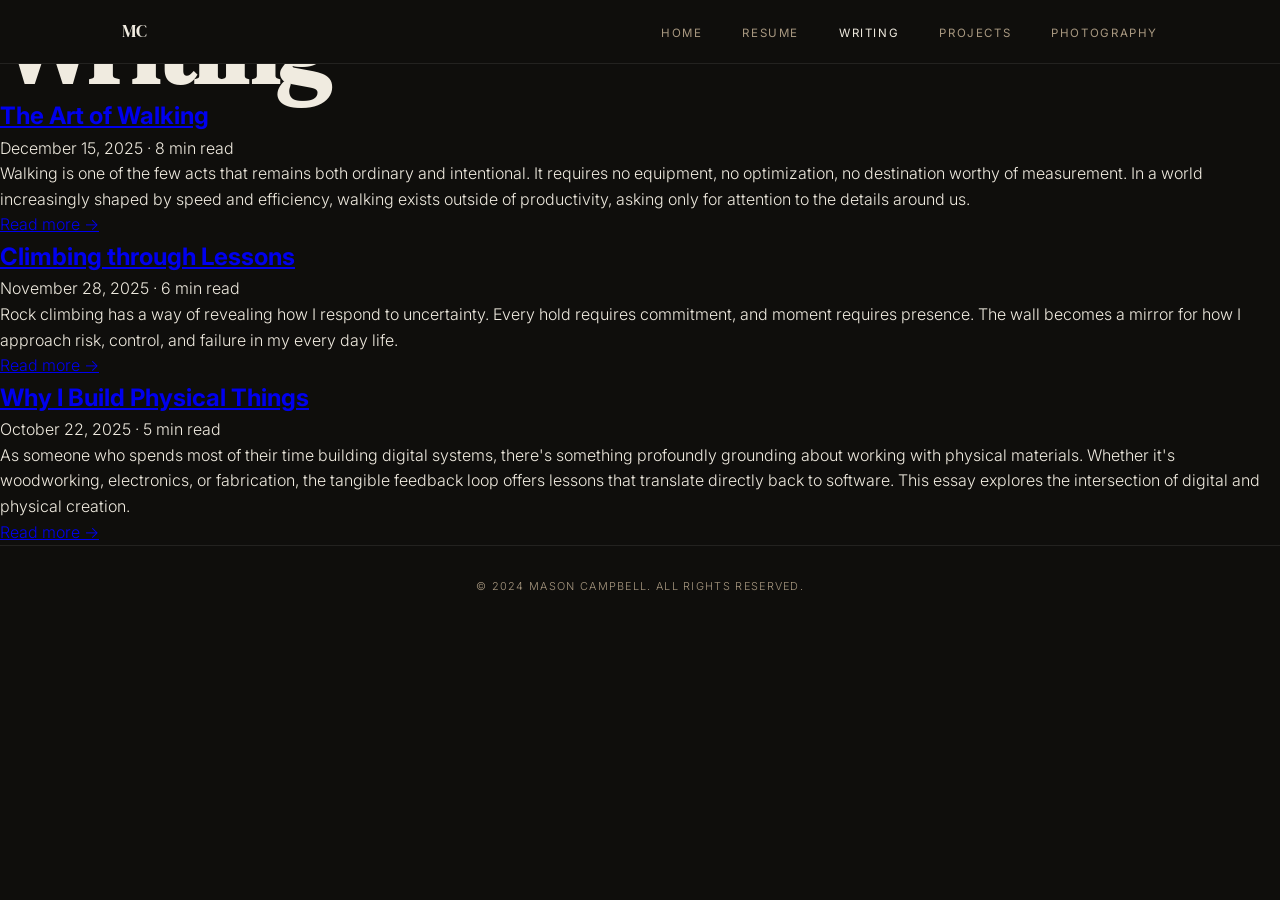
<file: writing.html>
<!DOCTYPE html>
<html lang="en">
<head>
    <meta charset="UTF-8">
    <meta name="viewport" content="width=device-width, initial-scale=1.0">
    <title>Mason Campbell - Writing</title>
    <link rel="stylesheet" href="styles.css">
</head>
<body>
    <nav class="navbar">
        <div class="nav-container">
            <a href="index.html" class="nav-logo">MC</a>
            <ul class="nav-menu">
                <li><a href="index.html" class="nav-link">Home</a></li>
                <li><a href="resume.html" class="nav-link">Resume</a></li>
                <li><a href="writing.html" class="nav-link active">Writing</a></li>
                <li><a href="projects.html" class="nav-link">Projects</a></li>
                <li><a href="photography.html" class="nav-link">Photography</a></li>
            </ul>
        </div>
    </nav>

    <main class="main-content">
        <h1 class="page-title">Writing</h1>

        <div class="blog-posts">
            <article class="blog-post">
                <h2><a href="#">The Art of Walking</a></h2>
                <p class="blog-meta">December 15, 2025 · 8 min read</p>
                <p class="blog-excerpt">
                    Walking is one of the few acts that remains both ordinary and intentional. It requires no equipment, no optimization, no destination worthy of measurement. In a world increasingly shaped by speed and efficiency, walking exists outside of productivity, asking only for attention to the details around us.
                </p>
                <a href="#" class="read-more">Read more →</a>
            </article>

            <article class="blog-post">
                <h2><a href="#">Climbing through Lessons</a></h2>
                <p class="blog-meta">November 28, 2025 · 6 min read</p>
                <p class="blog-excerpt">
                    Rock climbing has a way of revealing how I respond to uncertainty. Every hold requires commitment, and moment requires presence. The wall becomes a mirror for how I approach risk, control, and failure in my every day life.
                </p>
                <a href="#" class="read-more">Read more →</a>
            </article>

            <article class="blog-post">
                <h2><a href="#">Why I Build Physical Things</a></h2>
                <p class="blog-meta">October 22, 2025 · 5 min read</p>
                <p class="blog-excerpt">
                    As someone who spends most of their time building digital systems, there's something profoundly grounding about working with physical materials. Whether it's woodworking, electronics, or fabrication, the tangible feedback loop offers lessons that translate directly back to software. This essay explores the intersection of digital and physical creation.
                </p>
                <a href="#" class="read-more">Read more →</a>
            </article>
        </div>
    </main>

    <footer class="footer">
        <p>&copy; 2024 Mason Campbell. All rights reserved.</p>
    </footer>
</body>
</html>
</file>
<file: styles.css>
@import url('https://fonts.googleapis.com/css2?family=DM+Serif+Display:ital@0;1&family=Inter:wght@300;400;500&display=swap');

* {
    margin: 0;
    padding: 0;
    box-sizing: border-box;
}

:root {
    --bg: #0f0e0c;
    --bg-surface: #161512;
    --text: #f0ebe0;
    --text-muted: #a89880;
    --accent: #d4852a;
    --border: #232220;
    --nav-height: 64px;
}

body {
    font-family: 'Inter', -apple-system, BlinkMacSystemFont, sans-serif;
    background-color: var(--bg);
    color: var(--text);
    line-height: 1.6;
    font-weight: 300;
    -webkit-font-smoothing: antialiased;
}

/* ===== NAVIGATION ===== */
.navbar {
    position: fixed;
    top: 0;
    width: 100%;
    background-color: var(--bg);
    border-bottom: 1px solid var(--border);
    z-index: 100;
    height: var(--nav-height);
}

.nav-container {
    max-width: 1100px;
    margin: 0 auto;
    padding: 0 2rem;
    height: 100%;
    display: flex;
    justify-content: space-between;
    align-items: center;
}

.nav-logo {
    font-family: 'DM Serif Display', serif;
    font-size: 1.1rem;
    color: var(--text);
    text-decoration: none;
    letter-spacing: 0.01em;
}

.nav-menu {
    display: flex;
    list-style: none;
    gap: 2.5rem;
}

.nav-link {
    font-size: 0.72rem;
    font-weight: 400;
    letter-spacing: 0.14em;
    text-transform: uppercase;
    color: var(--text-muted);
    text-decoration: none;
    transition: color 0.2s;
}

.nav-link:hover,
.nav-link.active {
    color: var(--text);
}

/* ===== HERO ===== */
.hero {
    min-height: 100vh;
    padding-top: var(--nav-height);
    display: flex;
    flex-direction: column;
    justify-content: center;
    max-width: 1100px;
    margin: 0 auto;
    padding-left: 2rem;
    padding-right: 2rem;
}

.hero-eyebrow {
    font-size: 0.72rem;
    letter-spacing: 0.18em;
    text-transform: uppercase;
    color: var(--accent);
    margin-bottom: 2rem;
    font-weight: 400;
}

.hero-name {
    font-family: 'DM Serif Display', serif;
    font-size: clamp(5rem, 12vw, 11rem);
    line-height: 0.9;
    color: var(--text);
    margin-bottom: 2.5rem;
    letter-spacing: -0.02em;
}

.hero-rule {
    width: 48px;
    height: 2px;
    background-color: var(--accent);
    margin-bottom: 2rem;
    border: none;
}

.hero-tagline {
    font-size: 1rem;
    color: var(--text-muted);
    max-width: 440px;
    line-height: 1.8;
    font-weight: 300;
}

/* ===== SECTION ROWS (homepage) ===== */
.section-list {
    border-top: 1px solid var(--border);
    max-width: 1100px;
    margin: 0 auto;
    padding: 0 2rem;
}

.section-row {
    display: flex;
    align-items: center;
    padding: 3.5rem 0;
    border-bottom: 1px solid var(--border);
    text-decoration: none;
    gap: 2rem;
}

.section-row:hover .section-title {
    color: var(--accent);
}

.section-row:hover .section-arrow {
    transform: translateX(8px);
    color: var(--accent);
}

.section-number {
    font-size: 0.68rem;
    color: var(--text-muted);
    letter-spacing: 0.12em;
    width: 24px;
    flex-shrink: 0;
    font-weight: 400;
}

.section-title {
    font-family: 'DM Serif Display', serif;
    font-size: clamp(2.2rem, 5vw, 4rem);
    color: var(--text);
    flex-grow: 1;
    transition: color 0.2s;
    line-height: 1;
}

.section-desc {
    max-width: 300px;
    font-size: 0.83rem;
    color: var(--text-muted);
    line-height: 1.65;
    flex-shrink: 0;
}

.section-arrow {
    font-size: 1.2rem;
    color: var(--text-muted);
    transition: all 0.2s;
    flex-shrink: 0;
    margin-left: 0.5rem;
}

/* ===== INNER PAGE HEADER ===== */
.page-header {
    padding-top: calc(var(--nav-height) + 5rem);
    padding-bottom: 3rem;
    border-bottom: 1px solid var(--border);
    max-width: 1100px;
    margin: 0 auto;
    padding-left: 2rem;
    padding-right: 2rem;
}

.page-eyebrow {
    font-size: 0.68rem;
    letter-spacing: 0.18em;
    text-transform: uppercase;
    color: var(--accent);
    margin-bottom: 1.25rem;
    font-weight: 400;
}

.page-title {
    font-family: 'DM Serif Display', serif;
    font-size: clamp(3rem, 8vw, 6.5rem);
    color: var(--text);
    line-height: 0.95;
    letter-spacing: -0.02em;
}

.page-body {
    max-width: 1100px;
    margin: 0 auto;
    padding: 4rem 2rem 8rem;
}

/* ===== RESUME ===== */
.resume-summary {
    max-width: 700px;
    font-size: 1.05rem;
    line-height: 1.85;
    color: var(--text-muted);
    margin-bottom: 4.5rem;
    font-family: 'DM Serif Display', serif;
    font-style: italic;
}

.resume-block {
    margin-bottom: 4rem;
}

.resume-block-label {
    font-size: 0.65rem;
    letter-spacing: 0.2em;
    text-transform: uppercase;
    color: var(--accent);
    font-weight: 500;
    padding-bottom: 0.85rem;
    border-bottom: 1px solid var(--border);
    margin-bottom: 0.5rem;
}

.resume-item {
    display: grid;
    grid-template-columns: 210px 1fr;
    gap: 3rem;
    padding: 2.5rem 0;
    border-bottom: 1px solid var(--border);
}

.resume-item:last-child {
    border-bottom: none;
}

.resume-meta {
    padding-top: 0.15rem;
}

.resume-meta h3 {
    font-size: 0.88rem;
    font-weight: 500;
    color: var(--text);
    margin-bottom: 0.4rem;
    line-height: 1.45;
}

.resume-company {
    font-size: 0.78rem;
    color: var(--accent);
    margin-bottom: 0.35rem;
    font-weight: 400;
}

.resume-dates {
    font-size: 0.7rem;
    color: var(--text-muted);
    letter-spacing: 0.06em;
}

.resume-bullets {
    list-style: none;
    display: flex;
    flex-direction: column;
    gap: 0.7rem;
    padding-top: 0.1rem;
}

.resume-bullets li {
    font-size: 0.875rem;
    color: var(--text-muted);
    line-height: 1.7;
    padding-left: 1.25rem;
    position: relative;
}

.resume-bullets li::before {
    content: '—';
    position: absolute;
    left: 0;
    color: var(--border);
    font-size: 0.8rem;
    top: 0.08rem;
}

.skills-wrap {
    display: flex;
    flex-wrap: wrap;
    gap: 0.6rem;
    padding-top: 2rem;
}

.skill-tag {
    font-size: 0.72rem;
    color: var(--text-muted);
    border: 1px solid var(--border);
    padding: 0.4rem 0.9rem;
    letter-spacing: 0.05em;
    transition: all 0.2s;
}

.skill-tag:hover {
    color: var(--text);
    border-color: var(--accent);
}

/* ===== PROJECTS ===== */
.projects-list {
    display: flex;
    flex-direction: column;
}

.project-item {
    display: grid;
    grid-template-columns: 1fr 160px;
    gap: 3rem;
    padding: 4rem 0;
    border-bottom: 1px solid var(--border);
    align-items: start;
}

.project-tagline {
    font-family: 'DM Serif Display', serif;
    font-style: italic;
    font-size: 1.05rem;
    color: var(--accent);
    margin-bottom: 1rem;
    margin-top: -0.5rem;
}

.project-num {
    font-size: 0.65rem;
    color: var(--text-muted);
    letter-spacing: 0.14em;
    text-transform: uppercase;
    margin-bottom: 0.85rem;
}

.project-item h3 {
    font-family: 'DM Serif Display', serif;
    font-size: 2.2rem;
    color: var(--text);
    margin-bottom: 1rem;
    line-height: 1.05;
}

.project-item p {
    font-size: 0.875rem;
    color: var(--text-muted);
    line-height: 1.78;
    margin-bottom: 1.5rem;
    max-width: 600px;
}

.project-tags {
    display: flex;
    flex-wrap: wrap;
    gap: 0.45rem;
    margin-bottom: 1.5rem;
}

.project-tag {
    font-size: 0.68rem;
    color: var(--text-muted);
    border: 1px solid var(--border);
    padding: 0.3rem 0.75rem;
    letter-spacing: 0.07em;
    text-transform: uppercase;
}

.project-link-btn {
    font-size: 0.7rem;
    letter-spacing: 0.14em;
    text-transform: uppercase;
    color: var(--accent);
    text-decoration: none;
    transition: opacity 0.2s;
    display: inline-flex;
    align-items: center;
    gap: 0.4rem;
    margin-right: 1.5rem;
}

.project-link-btn:hover {
    opacity: 0.65;
}

.project-image {
    width: 100%;
    margin-top: 2rem;
    border: 1px solid var(--border);
    display: block;
}

.project-status {
    font-size: 0.65rem;
    letter-spacing: 0.12em;
    text-transform: uppercase;
    color: var(--text-muted);
    padding: 0.35rem 0.75rem;
    border: 1px solid var(--border);
    display: inline-block;
    margin-top: 0.5rem;
}

/* ===== PHOTOGRAPHY ===== */
.gallery-grid {
    display: grid;
    grid-template-columns: repeat(3, 1fr);
    gap: 3px;
}

.gallery-item {
    position: relative;
    overflow: hidden;
    cursor: pointer;
    aspect-ratio: 1;
    background: var(--bg-surface);
}

.gallery-item.wide {
    grid-column: span 2;
    aspect-ratio: 2/1;
}

.gallery-item.tall {
    grid-row: span 2;
    aspect-ratio: 1/2;
}

.gallery-item img {
    width: 100%;
    height: 100%;
    object-fit: cover;
    transition: opacity 0.35s, transform 0.45s;
    filter: brightness(0.82);
}

.gallery-item:hover img {
    opacity: 0.6;
    transform: scale(1.04);
    filter: brightness(0.9);
}

/* ===== LIGHTBOX ===== */
.lightbox {
    display: none;
    position: fixed;
    inset: 0;
    background-color: rgba(0, 0, 0, 0.97);
    z-index: 2000;
    align-items: center;
    justify-content: center;
}

.lightbox.active {
    display: flex;
}

.lightbox-content {
    max-width: 90vw;
    max-height: 90vh;
}

.lightbox-content img {
    max-width: 100%;
    max-height: 90vh;
    object-fit: contain;
}

.lightbox-close {
    position: fixed;
    top: 1.5rem;
    right: 2rem;
    font-size: 1.4rem;
    color: rgba(255, 255, 255, 0.35);
    cursor: pointer;
    background: none;
    border: none;
    font-weight: 300;
    transition: color 0.2s;
    line-height: 1;
}

.lightbox-close:hover {
    color: rgba(255, 255, 255, 0.85);
}

/* ===== SPOTIFY WIDGET ===== */
.spotify-widget {
    position: fixed;
    bottom: 1.5rem;
    right: 1.5rem;
    z-index: 500;
    display: flex;
    flex-direction: column;
    align-items: flex-end;
    gap: 0.5rem;
}

.spotify-toggle {
    display: flex;
    align-items: center;
    gap: 0.65rem;
    background: var(--bg-surface);
    border: 1px solid var(--border);
    color: var(--text-muted);
    padding: 0.55rem 1rem;
    cursor: pointer;
    font-size: 0.68rem;
    letter-spacing: 0.14em;
    text-transform: uppercase;
    font-family: 'Inter', sans-serif;
    font-weight: 400;
    transition: all 0.2s;
}

.spotify-toggle:hover {
    color: var(--text);
    border-color: var(--accent);
}

.spotify-toggle.playing {
    color: var(--accent);
    border-color: var(--accent);
}

.spotify-dot {
    width: 5px;
    height: 5px;
    border-radius: 50%;
    background: var(--text-muted);
    transition: background 0.2s;
    flex-shrink: 0;
}

.spotify-toggle.playing .spotify-dot {
    background: var(--accent);
    animation: pulse 1.8s ease-in-out infinite;
}

@keyframes pulse {
    0%, 100% { opacity: 1; transform: scale(1); }
    50% { opacity: 0.3; transform: scale(0.7); }
}

.spotify-embed {
    display: none;
    overflow: hidden;
    box-shadow: 0 12px 48px rgba(0, 0, 0, 0.7);
}

.spotify-embed.open {
    display: block;
}

.spotify-embed iframe {
    display: block;
}

/* ===== YEAR LINK ===== */
.year-link {
    position: fixed;
    bottom: 1.5rem;
    left: 1.5rem;
    z-index: 500;
    font-family: 'DM Serif Display', serif;
    font-size: 0.95rem;
    color: var(--text-muted);
    text-decoration: none;
    letter-spacing: 0.04em;
    transition: color 0.2s;
}

.year-link:hover {
    color: var(--accent);
}

/* ===== VALUES PAGE ===== */
.values-intro {
    max-width: 640px;
    font-size: 1.05rem;
    line-height: 1.85;
    color: var(--text-muted);
    margin-bottom: 5rem;
}

.values-list {
    display: flex;
    flex-direction: column;
}

.value-item {
    display: grid;
    grid-template-columns: 64px 1fr;
    gap: 2.5rem;
    padding: 4rem 0;
    border-bottom: 1px solid var(--border);
}

.value-item:last-child {
    border-bottom: none;
}

.value-number {
    font-family: 'DM Serif Display', serif;
    font-size: 1rem;
    color: var(--accent);
    padding-top: 0.4rem;
    letter-spacing: 0.05em;
    flex-shrink: 0;
}

.value-content h2 {
    font-family: 'DM Serif Display', serif;
    font-size: clamp(1.8rem, 4vw, 2.8rem);
    color: var(--text);
    line-height: 1.05;
    margin-bottom: 1.25rem;
    letter-spacing: -0.01em;
}

.value-content p {
    font-size: 0.95rem;
    color: var(--text-muted);
    line-height: 1.85;
    max-width: 580px;
}

@media (max-width: 600px) {
    .value-item {
        grid-template-columns: 1fr;
        gap: 0.75rem;
        padding: 3rem 0;
    }

    .year-link {
        bottom: 1rem;
        left: 1rem;
    }
}

/* ===== FOOTER ===== */
.footer {
    border-top: 1px solid var(--border);
    padding: 2rem;
    text-align: center;
}

.footer p {
    font-size: 0.68rem;
    color: var(--text-muted);
    letter-spacing: 0.12em;
    text-transform: uppercase;
}

/* ===== RESPONSIVE ===== */
@media (max-width: 900px) {
    .section-desc {
        display: none;
    }
}

@media (max-width: 768px) {
    .hero-name {
        font-size: clamp(3.5rem, 16vw, 5.5rem);
    }

    .section-title {
        font-size: 2rem;
    }

    .resume-item {
        grid-template-columns: 1fr;
        gap: 1rem;
    }

    .project-item {
        grid-template-columns: 1fr;
        gap: 1.5rem;
    }

    .gallery-grid {
        grid-template-columns: repeat(2, 1fr);
    }

    .gallery-item.wide,
    .gallery-item.tall {
        grid-column: span 1;
        grid-row: span 1;
        aspect-ratio: 1;
    }

    .nav-menu {
        gap: 1.5rem;
    }

    .spotify-widget {
        bottom: 1rem;
        right: 1rem;
    }

    .page-header {
        padding-top: calc(var(--nav-height) + 3rem);
    }
}

@media (max-width: 480px) {
    .nav-menu {
        gap: 1rem;
    }

    .nav-link {
        font-size: 0.65rem;
    }

    .hero {
        padding-left: 1.25rem;
        padding-right: 1.25rem;
    }

    .section-list,
    .page-header,
    .page-body {
        padding-left: 1.25rem;
        padding-right: 1.25rem;
    }
}
</file>
